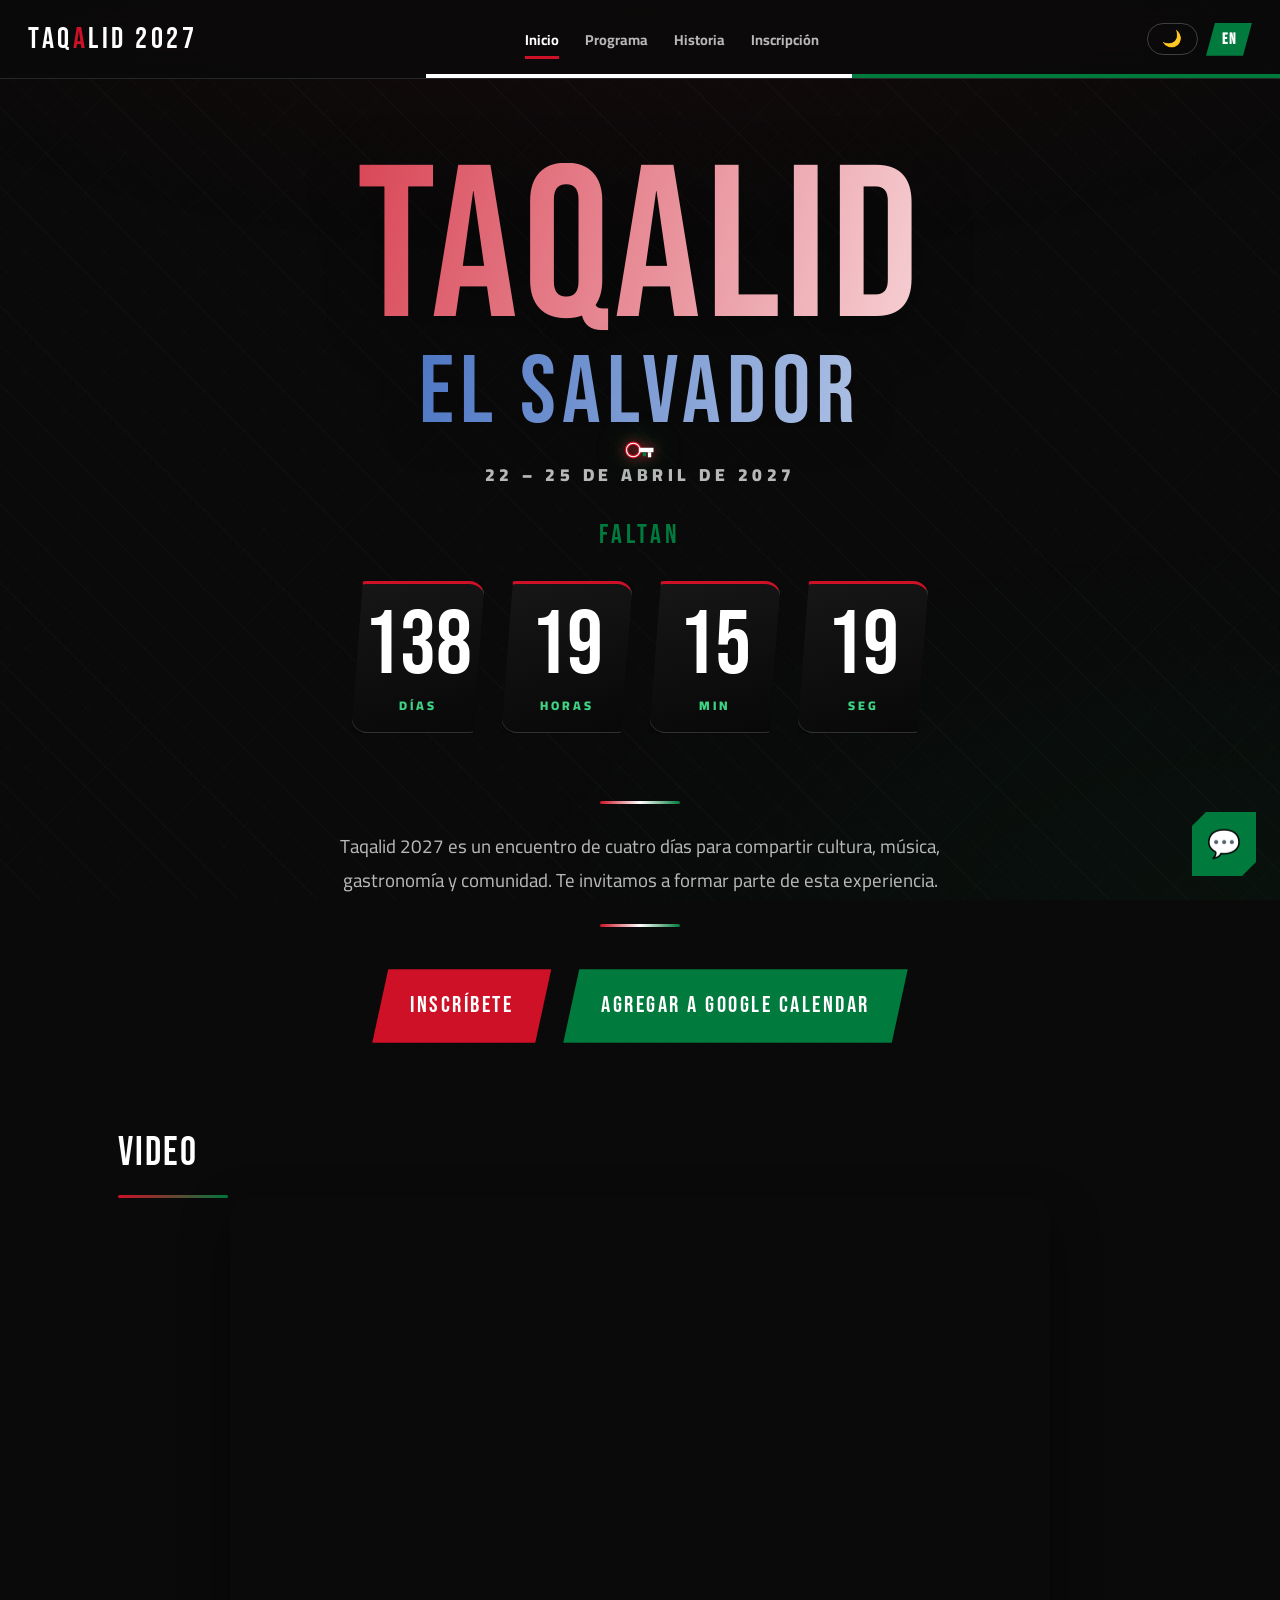
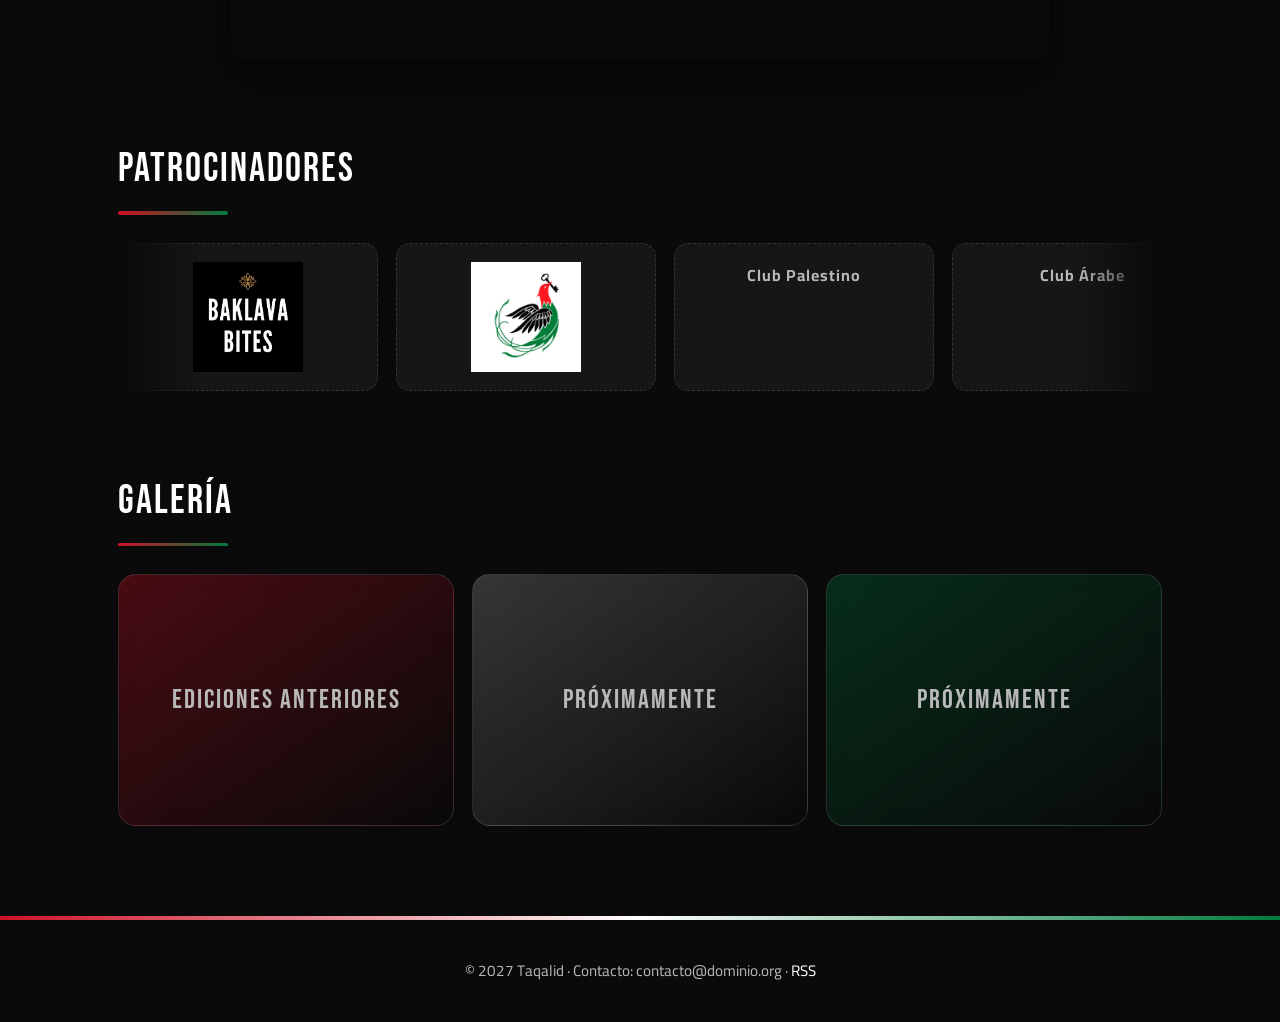
<file: index.html>
<!DOCTYPE html>
<html lang="es">
<head>
<meta charset="UTF-8">
<meta name="viewport" content="width=device-width, initial-scale=1.0, viewport-fit=cover">
<meta name="referrer" content="strict-origin-when-cross-origin">
<title>Taqalid 2027</title>
<meta name="description" content="Taqalid 2027 · 22 al 25 de abril de 2027. Cultura, música, gastronomía y comunidad.">
<meta property="og:type" content="website">
<meta property="og:title" content="Taqalid 2027">
<meta property="og:description" content="22 al 25 de abril de 2027. Cultura, música, gastronomía y comunidad.">
<meta property="og:url" content="https://CAMBIAR-TU-DOMINIO/">
<meta property="og:image" content="https://CAMBIAR-TU-DOMINIO/og-image.jpg">
<meta name="twitter:card" content="summary_large_image">
<link rel="alternate" type="application/rss+xml" title="Taqalid 2027 · Novedades" href="feed.xml">
<link rel="preconnect" href="https://fonts.googleapis.com">
<link rel="preconnect" href="https://fonts.gstatic.com" crossorigin>
<link href="https://fonts.googleapis.com/css2?family=Amiri:wght@700&family=Bebas+Neue&family=Cairo:wght@400;600;700;900&display=swap" rel="stylesheet">
<link rel="stylesheet" href="css/estilos.css">
</head>
<body>

<a class="skip" href="#main" data-i18n="skip">Saltar al contenido</a>

<header>
  <a class="logo" href="index.html">TAQ<span>A</span>LID 2027</a>
  <nav id="menu" aria-label="Principal">
    <a class="nav-btn activo" href="index.html" data-i18n="nInicio">Inicio</a>
    <a class="nav-btn" href="programa.html" data-i18n="nPrograma">Programa</a>
    <a class="nav-btn" href="historia.html" data-i18n="nHist">Historia</a>
    <a class="nav-btn" href="inscripcion.html" data-i18n="nIns">Inscripción</a>
  </nav>
  <button class="menu-btn" id="menu-btn" aria-label="Menú" aria-expanded="false">☰</button>
  <div class="tools">
    <button class="tool-btn sec" id="tema-btn" aria-label="Tema">🌙</button>
    <button class="tool-btn" id="lang-toggle">EN</button>
  </div>
</header>

<main id="main">
  <section class="page activo">
    <div class="hero">
      <h1>TAQALID</h1>
      <p class="el-salvador">EL SALVADOR</p>
      <p class="fechas" data-i18n="fechas">22 – 25 DE ABRIL DE 2027</p>
      <p class="faltan" data-i18n="faltan">Faltan</p>
      <div class="countdown" id="countdown" aria-live="polite">
        <div class="unidad"><b id="d">--</b><small data-i18n="dias">Días</small></div>
        <div class="unidad"><b id="h">--</b><small data-i18n="horas">Horas</small></div>
        <div class="unidad"><b id="m">--</b><small data-i18n="min">Min</small></div>
        <div class="unidad"><b id="s">--</b><small data-i18n="seg">Seg</small></div>
      </div>
      <div class="en-vivo" id="en-vivo" data-i18n="envivo">¡YA ESTAMOS EN VIVO!</div>
    </div>

    <p class="desc reveal" data-i18n="sobreTexto">Taqalid 2027 es un encuentro de cuatro días para compartir cultura, música, gastronomía y comunidad. Te invitamos a formar parte de esta experiencia.</p>

    <div class="acciones reveal">
      <a class="btn" href="inscripcion.html" data-i18n="btnIns">Inscríbete</a>
      <a class="btn verde" id="btn-gcal" target="_blank" rel="noopener noreferrer" data-i18n="btnCal">Agregar a Google Calendar</a>
    </div>

    <h2 class="seccion-titulo reveal" data-i18n="vidTitulo">Video</h2>
    <div class="video-wrap reveal">
      <iframe src="https://www.youtube.com/embed/7c8PN6nydgI" title="Video de Taqalid 2027" allow="accelerometer; autoplay; clipboard-write; encrypted-media; gyroscope; picture-in-picture" allowfullscreen></iframe>
    </div>

    <h2 class="seccion-titulo reveal" data-i18n="patTitulo">Patrocinadores</h2>
    <div class="carrusel reveal">
      <div class="carrusel-pista">
        <div class="patro"><img src="baklava.jpg" alt="Baklava"></div>
        <div class="patro"><img src="museo.jpg" alt="Museo"></div>
        <div class="patro">Club Palestino</div>
        <div class="patro">Club Árabe</div>
        <div class="patro" aria-hidden="true"><img src="baklava.jpg" alt=""></div>
        <div class="patro" aria-hidden="true"><img src="museo.jpg" alt=""></div>
        <div class="patro" aria-hidden="true">Club Palestino</div>
        <div class="patro" aria-hidden="true">Club Árabe</div>
      </div>
    </div>

    <h2 class="seccion-titulo reveal" data-i18n="galTitulo">Galería</h2>
    <div class="galeria reveal">
      <div class="foto" data-i18n="foto1">Ediciones anteriores</div>
      <div class="foto" data-i18n="foto2">Próximamente</div>
      <div class="foto" data-i18n="foto3">Próximamente</div>
    </div>
  </section>
</main>

<footer>
  <p>© 2027 Taqalid · <span data-i18n="contacto">Contacto</span>: contacto@dominio.org · <a href="feed.xml">RSS</a></p>
</footer>

<canvas id="trail"></canvas>
<div id="llave" aria-hidden="true">
  <svg viewBox="0 0 64 64" width="36" height="36">
    <circle cx="20" cy="32" r="12" fill="none" stroke="#CE1126" stroke-width="6"/>
    <circle cx="20" cy="32" r="12" fill="none" stroke="#FFFFFF" stroke-width="2"/>
    <rect x="30" y="28" width="26" height="8" fill="#FFFFFF"/>
    <rect x="46" y="36" width="6" height="9" fill="#FFFFFF"/>
    <rect x="37" y="36" width="6" height="7" fill="#007A3D"/>
  </svg>
</div>

<button id="chat-toggle" aria-label="Chat">💬</button>
<div id="chat-box" role="dialog" aria-label="Chatbot">
  <div id="chat-head" data-i18n="chatTitulo">Asistente Taqalid</div>
  <div id="chat-msgs"></div>
  <form id="chat-form">
    <input id="chat-input" type="text" maxlength="500" autocomplete="off" required placeholder="Escribe tu pregunta...">
    <button type="submit" id="chat-send">➤</button>
  </form>
</div>

<script src="js/comun.js"></script>
<script src="js/countdown.js"></script>
</body>
</html>
</file>
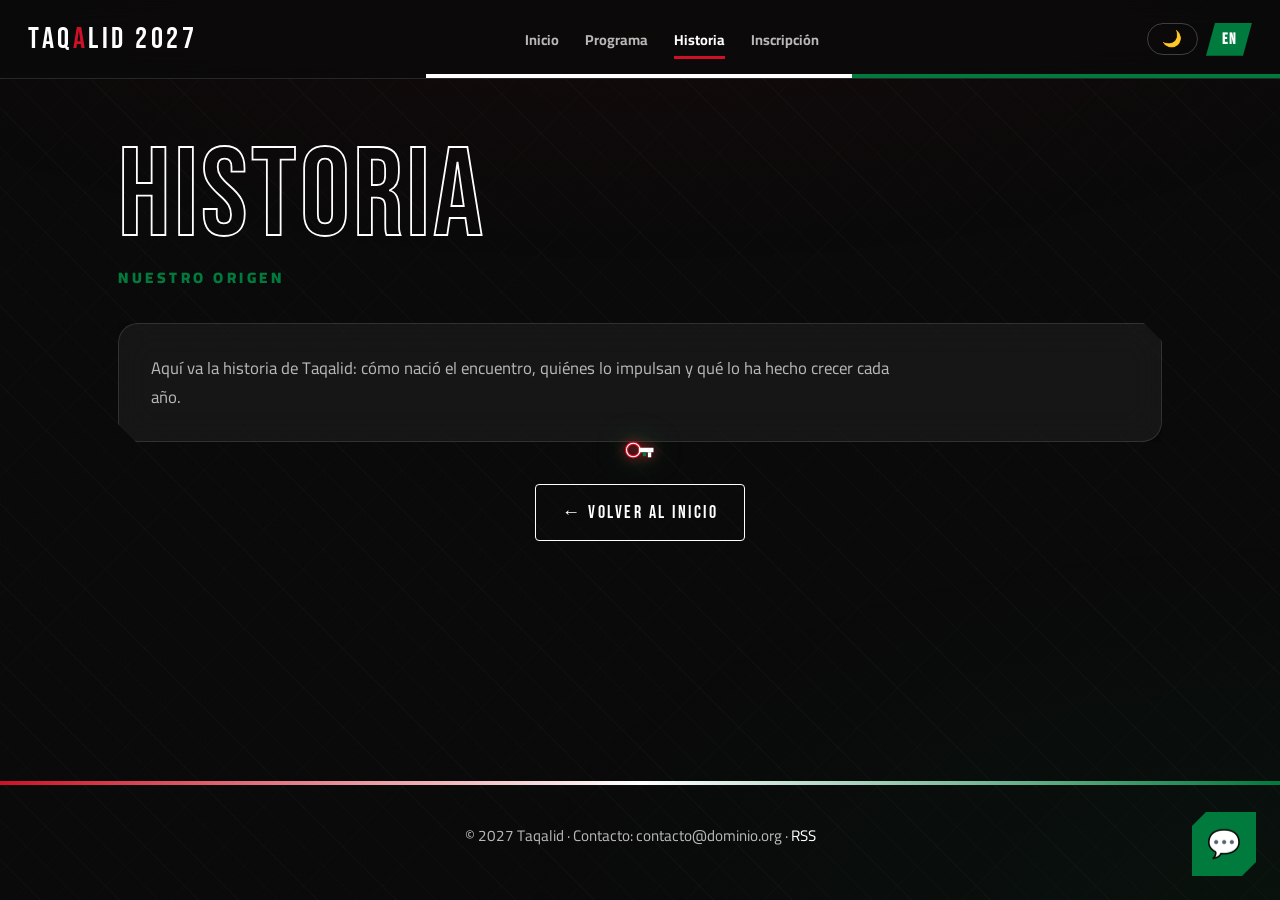
<file: historia.html>
<!DOCTYPE html>
<html lang="es">
<head>
<meta charset="UTF-8">
<meta name="viewport" content="width=device-width, initial-scale=1.0, viewport-fit=cover">
<meta name="referrer" content="strict-origin-when-cross-origin">
<title>Historia · Taqalid 2027</title>
<meta name="description" content="Historia de Taqalid, el origen del encuentro.">
<link rel="alternate" type="application/rss+xml" title="Taqalid 2027 · Novedades" href="feed.xml">
<link rel="preconnect" href="https://fonts.googleapis.com">
<link rel="preconnect" href="https://fonts.gstatic.com" crossorigin>
<link href="https://fonts.googleapis.com/css2?family=Amiri:wght@700&family=Bebas+Neue&family=Cairo:wght@400;600;700;900&display=swap" rel="stylesheet">
<link rel="stylesheet" href="css/estilos.css">
</head>
<body>

<a class="skip" href="#main" data-i18n="skip">Saltar al contenido</a>

<header>
  <a class="logo" href="index.html">TAQ<span>A</span>LID 2027</a>
  <nav id="menu" aria-label="Principal">
    <a class="nav-btn" href="index.html" data-i18n="nInicio">Inicio</a>
    <a class="nav-btn" href="programa.html" data-i18n="nPrograma">Programa</a>
    <a class="nav-btn activo" href="historia.html" data-i18n="nHist">Historia</a>
    <a class="nav-btn" href="inscripcion.html" data-i18n="nIns">Inscripción</a>
  </nav>
  <button class="menu-btn" id="menu-btn" aria-label="Menú" aria-expanded="false">☰</button>
  <div class="tools">
    <button class="tool-btn sec" id="tema-btn" aria-label="Tema">🌙</button>
    <button class="tool-btn" id="lang-toggle">EN</button>
  </div>
</header>

<main id="main">
  <section class="page activo">
    <h1 class="titulo-pagina" data-i18n="histTitulo">HISTORIA</h1>
    <p class="subtitulo" data-i18n="histSub">Nuestro origen</p>

    <div class="glass reveal historia">
      <p data-i18n="histTexto">Aquí va la historia de Taqalid: cómo nació el encuentro, quiénes lo impulsan y qué lo ha hecho crecer cada año.</p>
    </div>

    <div class="acciones"><a class="btn neg volver" href="index.html" data-i18n="volver">← Volver al inicio</a></div>
  </section>
</main>

<footer>
  <p>© 2027 Taqalid · <span data-i18n="contacto">Contacto</span>: contacto@dominio.org · <a href="feed.xml">RSS</a></p>
</footer>

<canvas id="trail"></canvas>
<div id="llave" aria-hidden="true">
  <svg viewBox="0 0 64 64" width="36" height="36">
    <circle cx="20" cy="32" r="12" fill="none" stroke="#CE1126" stroke-width="6"/>
    <circle cx="20" cy="32" r="12" fill="none" stroke="#FFFFFF" stroke-width="2"/>
    <rect x="30" y="28" width="26" height="8" fill="#FFFFFF"/>
    <rect x="46" y="36" width="6" height="9" fill="#FFFFFF"/>
    <rect x="37" y="36" width="6" height="7" fill="#007A3D"/>
  </svg>
</div>

<button id="chat-toggle" aria-label="Chat">💬</button>
<div id="chat-box" role="dialog" aria-label="Chatbot">
  <div id="chat-head" data-i18n="chatTitulo">Asistente Taqalid</div>
  <div id="chat-msgs"></div>
  <form id="chat-form">
    <input id="chat-input" type="text" maxlength="500" autocomplete="off" required placeholder="Escribe tu pregunta...">
    <button type="submit" id="chat-send">➤</button>
  </form>
</div>

<script src="js/comun.js"></script>
</body>
</html>
</file>
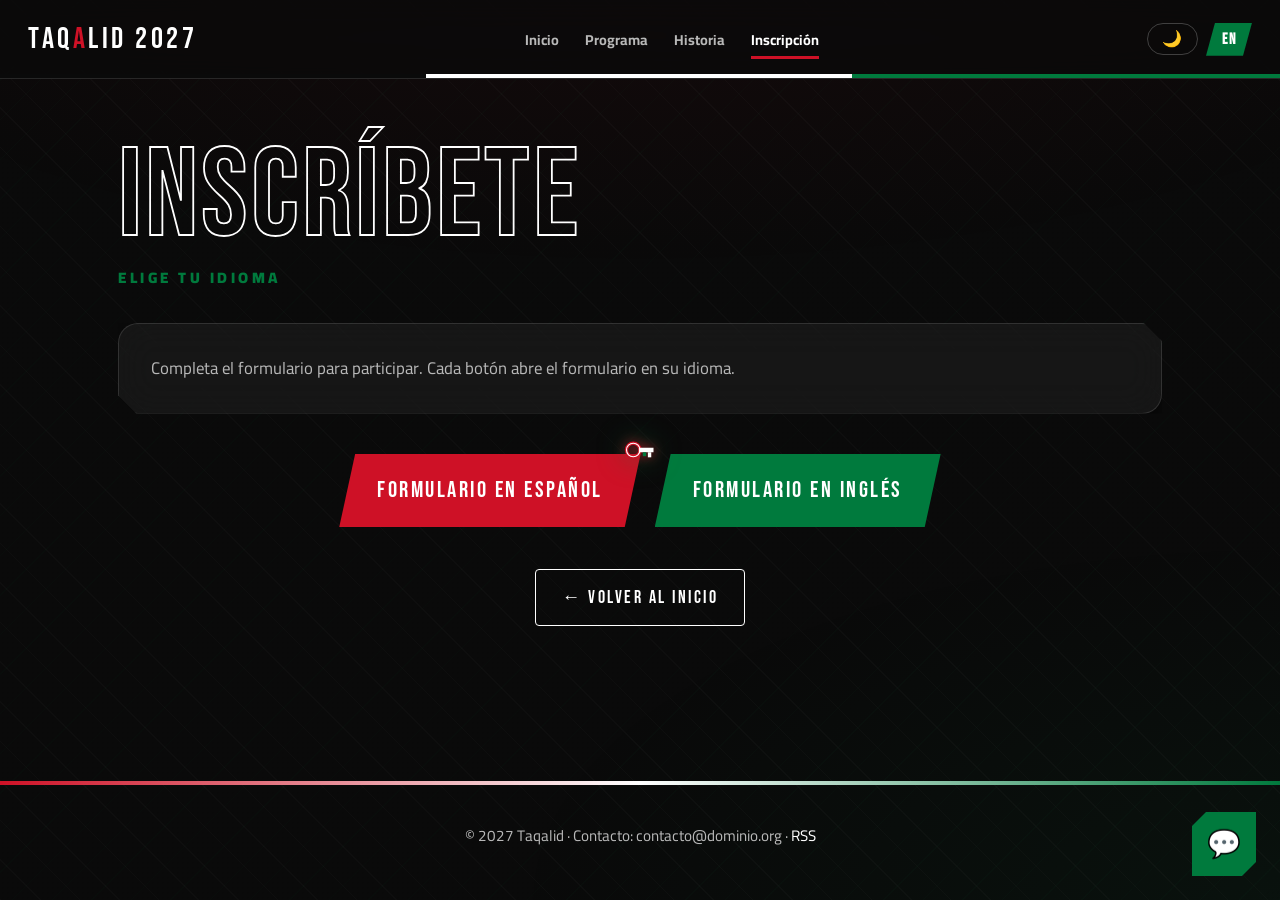
<file: inscripcion.html>
<!DOCTYPE html>
<html lang="es">
<head>
<meta charset="UTF-8">
<meta name="viewport" content="width=device-width, initial-scale=1.0, viewport-fit=cover">
<meta name="referrer" content="strict-origin-when-cross-origin">
<title>Inscríbete · Taqalid 2027</title>
<meta name="description" content="Inscríbete a Taqalid 2027.">
<link rel="alternate" type="application/rss+xml" title="Taqalid 2027 · Novedades" href="feed.xml">
<link rel="preconnect" href="https://fonts.googleapis.com">
<link rel="preconnect" href="https://fonts.gstatic.com" crossorigin>
<link href="https://fonts.googleapis.com/css2?family=Amiri:wght@700&family=Bebas+Neue&family=Cairo:wght@400;600;700;900&display=swap" rel="stylesheet">
<link rel="stylesheet" href="css/estilos.css">
</head>
<body>

<a class="skip" href="#main" data-i18n="skip">Saltar al contenido</a>

<header>
  <a class="logo" href="index.html">TAQ<span>A</span>LID 2027</a>
  <nav id="menu" aria-label="Principal">
    <a class="nav-btn" href="index.html" data-i18n="nInicio">Inicio</a>
    <a class="nav-btn" href="programa.html" data-i18n="nPrograma">Programa</a>
    <a class="nav-btn" href="historia.html" data-i18n="nHist">Historia</a>
    <a class="nav-btn activo" href="inscripcion.html" data-i18n="nIns">Inscripción</a>
  </nav>
  <button class="menu-btn" id="menu-btn" aria-label="Menú" aria-expanded="false">☰</button>
  <div class="tools">
    <button class="tool-btn sec" id="tema-btn" aria-label="Tema">🌙</button>
    <button class="tool-btn" id="lang-toggle">EN</button>
  </div>
</header>

<main id="main">
  <section class="page activo">
    <h1 class="titulo-pagina" data-i18n="insTitulo">INSCRÍBETE</h1>
    <p class="subtitulo" data-i18n="insSub">Elige tu idioma</p>

    <div class="glass">
      <p data-i18n="insTexto">Completa el formulario para participar. Cada botón abre el formulario en su idioma.</p>
    </div>

    <div style="margin-top:40px; display:flex; flex-wrap:wrap; gap:14px; justify-content:center;">
      <!-- CAMBIAR: URLs reales de los formularios -->
      <a class="btn" id="btn-form-es" href="https://example.com/formulario-es" target="_blank" rel="noopener noreferrer" data-i18n="btnEs">Formulario en Español</a>
      <a class="btn verde" id="btn-form-en" href="https://example.com/formulario-en" target="_blank" rel="noopener noreferrer" data-i18n="btnEn">Formulario en Inglés</a>
    </div>

    <div class="acciones"><a class="btn neg volver" href="index.html" data-i18n="volver">← Volver al inicio</a></div>
  </section>
</main>

<footer>
  <p>© 2027 Taqalid · <span data-i18n="contacto">Contacto</span>: contacto@dominio.org · <a href="feed.xml">RSS</a></p>
</footer>

<canvas id="trail"></canvas>
<div id="llave" aria-hidden="true">
  <svg viewBox="0 0 64 64" width="36" height="36">
    <circle cx="20" cy="32" r="12" fill="none" stroke="#CE1126" stroke-width="6"/>
    <circle cx="20" cy="32" r="12" fill="none" stroke="#FFFFFF" stroke-width="2"/>
    <rect x="30" y="28" width="26" height="8" fill="#FFFFFF"/>
    <rect x="46" y="36" width="6" height="9" fill="#FFFFFF"/>
    <rect x="37" y="36" width="6" height="7" fill="#007A3D"/>
  </svg>
</div>

<button id="chat-toggle" aria-label="Chat">💬</button>
<div id="chat-box" role="dialog" aria-label="Chatbot">
  <div id="chat-head" data-i18n="chatTitulo">Asistente Taqalid</div>
  <div id="chat-msgs"></div>
  <form id="chat-form">
    <input id="chat-input" type="text" maxlength="500" autocomplete="off" required placeholder="Escribe tu pregunta...">
    <button type="submit" id="chat-send">➤</button>
  </form>
</div>

<script src="js/comun.js"></script>
</body>
</html>
</file>
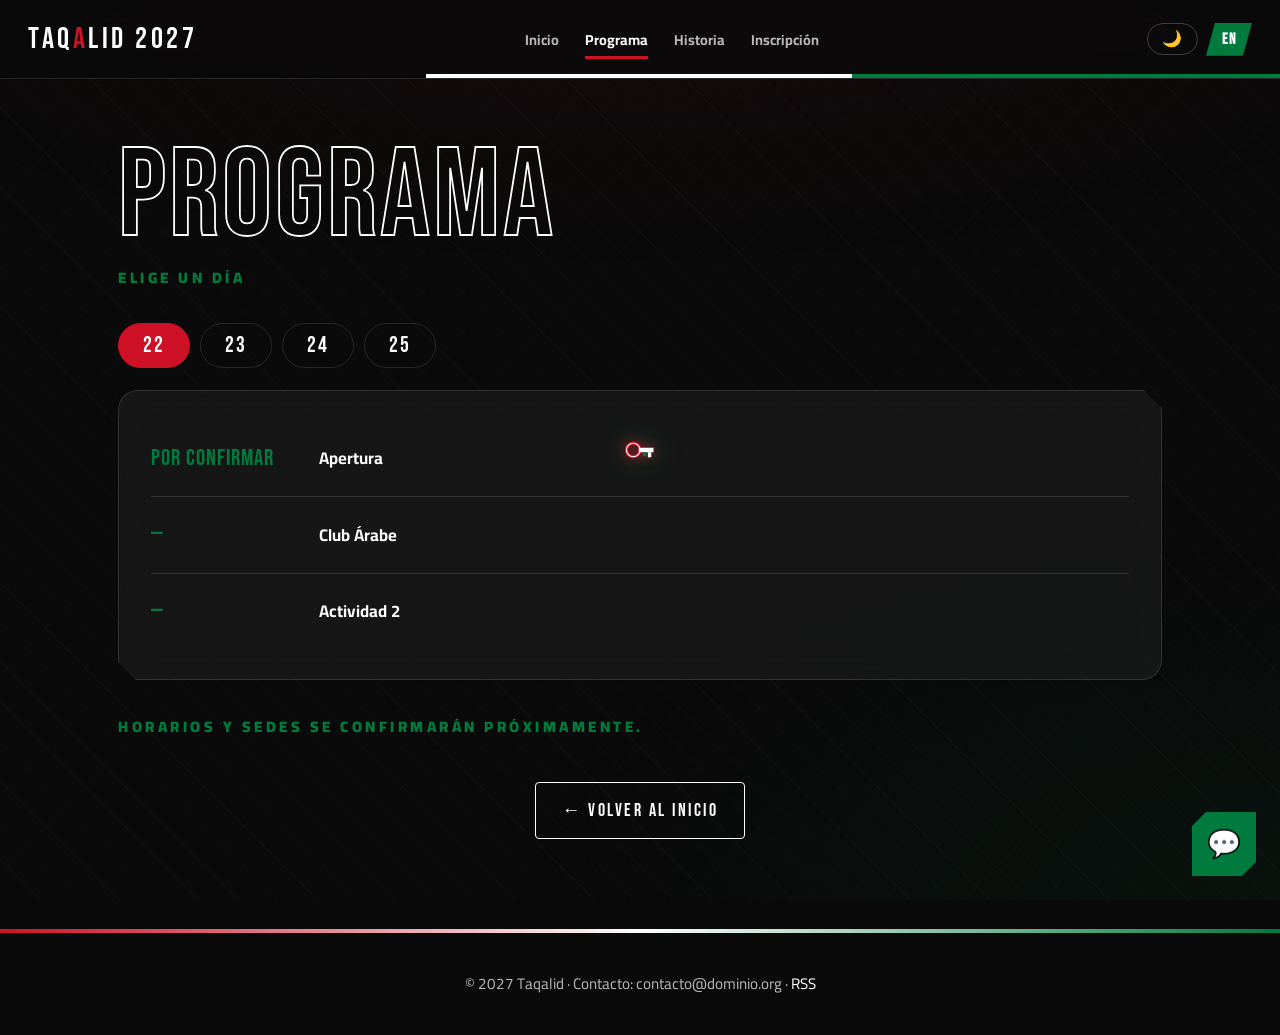
<file: programa.html>
<!DOCTYPE html>
<html lang="es">
<head>
<meta charset="UTF-8">
<meta name="viewport" content="width=device-width, initial-scale=1.0, viewport-fit=cover">
<meta name="referrer" content="strict-origin-when-cross-origin">
<title>Programa · Taqalid 2027</title>
<meta name="description" content="Programa de Taqalid 2027 · 22 al 25 de abril de 2027.">
<link rel="alternate" type="application/rss+xml" title="Taqalid 2027 · Novedades" href="feed.xml">
<link rel="preconnect" href="https://fonts.googleapis.com">
<link rel="preconnect" href="https://fonts.gstatic.com" crossorigin>
<link href="https://fonts.googleapis.com/css2?family=Amiri:wght@700&family=Bebas+Neue&family=Cairo:wght@400;600;700;900&display=swap" rel="stylesheet">
<link rel="stylesheet" href="css/estilos.css">
</head>
<body>

<a class="skip" href="#main" data-i18n="skip">Saltar al contenido</a>

<header>
  <a class="logo" href="index.html">TAQ<span>A</span>LID 2027</a>
  <nav id="menu" aria-label="Principal">
    <a class="nav-btn" href="index.html" data-i18n="nInicio">Inicio</a>
    <a class="nav-btn activo" href="programa.html" data-i18n="nPrograma">Programa</a>
    <a class="nav-btn" href="historia.html" data-i18n="nHist">Historia</a>
    <a class="nav-btn" href="inscripcion.html" data-i18n="nIns">Inscripción</a>
  </nav>
  <button class="menu-btn" id="menu-btn" aria-label="Menú" aria-expanded="false">☰</button>
  <div class="tools">
    <button class="tool-btn sec" id="tema-btn" aria-label="Tema">🌙</button>
    <button class="tool-btn" id="lang-toggle">EN</button>
  </div>
</header>

<main id="main">
  <section class="page activo">
    <h1 class="titulo-pagina" data-i18n="progTitulo">PROGRAMA</h1>
    <p class="subtitulo" data-i18n="progSub">Elige un día</p>

    <div class="tabs" role="tablist">
      <button class="tab activo" data-dia="22">22</button>
      <button class="tab" data-dia="23">23</button>
      <button class="tab" data-dia="24">24</button>
      <button class="tab" data-dia="25">25</button>
    </div>

    <div class="glass dia activo" id="dia-22">
      <div class="fila"><time data-i18n="hApertura">Por confirmar</time><span data-i18n="pApertura">Apertura</span></div>
      <div class="fila"><time>—</time><span data-i18n="pClub">Club Árabe</span></div>
      <div class="fila"><time>—</time><span data-i18n="pA2">Actividad 2</span></div>
    </div>
    <div class="glass dia" id="dia-23">
      <div class="fila"><time>—</time><span data-i18n="pClub">Club Árabe</span></div>
      <div class="fila"><time>—</time><span data-i18n="pA3">Actividad 3</span></div>
    </div>
    <div class="glass dia" id="dia-24">
      <div class="fila"><time>—</time><span data-i18n="pA2">Actividad 2</span></div>
      <div class="fila"><time>—</time><span data-i18n="pA3">Actividad 3</span></div>
    </div>
    <div class="glass dia" id="dia-25">
      <div class="fila"><time>—</time><span data-i18n="pClub">Club Árabe</span></div>
      <div class="fila"><time data-i18n="hCierre">Por confirmar</time><span data-i18n="pCierre">Cierre</span></div>
    </div>

    <p class="subtitulo" style="margin-top:34px" data-i18n="progNota">Horarios y sedes se confirmarán próximamente.</p>
    <div class="acciones"><a class="btn volver neg" href="index.html" data-i18n="volver">← Volver al inicio</a></div>
  </section>
</main>

<footer>
  <p>© 2027 Taqalid · <span data-i18n="contacto">Contacto</span>: contacto@dominio.org · <a href="feed.xml">RSS</a></p>
</footer>

<canvas id="trail"></canvas>
<div id="llave" aria-hidden="true">
  <svg viewBox="0 0 64 64" width="36" height="36">
    <circle cx="20" cy="32" r="12" fill="none" stroke="#CE1126" stroke-width="6"/>
    <circle cx="20" cy="32" r="12" fill="none" stroke="#FFFFFF" stroke-width="2"/>
    <rect x="30" y="28" width="26" height="8" fill="#FFFFFF"/>
    <rect x="46" y="36" width="6" height="9" fill="#FFFFFF"/>
    <rect x="37" y="36" width="6" height="7" fill="#007A3D"/>
  </svg>
</div>

<button id="chat-toggle" aria-label="Chat">💬</button>
<div id="chat-box" role="dialog" aria-label="Chatbot">
  <div id="chat-head" data-i18n="chatTitulo">Asistente Taqalid</div>
  <div id="chat-msgs"></div>
  <form id="chat-form">
    <input id="chat-input" type="text" maxlength="500" autocomplete="off" required placeholder="Escribe tu pregunta...">
    <button type="submit" id="chat-send">➤</button>
  </form>
</div>

<script src="js/comun.js"></script>
</body>
</html>
</file>
<file: css/estilos.css>
:root {
    --rojo: #CE1126;
    --rojo-soft: #e6394a;
    --negro: #0A0A0A;
    --blanco: #FFFFFF;
    --verde: #007A3D;
    --verde-soft: #00a854;
    --azul-sv: #0F47AF;
    --bg: #0A0A0A;
    --fg: #FFFFFF;
    --muted: #b8b8b8;
    --card: rgba(255, 255, 255, .05);
    --card-hover: rgba(255, 255, 255, .08);
    --borde: rgba(255, 255, 255, .12);
    --borde-strong: rgba(255, 255, 255, .22);
    --shadow: 0 20px 50px rgba(0, 0, 0, .45);
    --display: "Bebas Neue", Impact, "Arial Narrow", sans-serif;
    --texto: "Cairo", system-ui, -apple-system, "Segoe UI", Roboto, sans-serif;
    --radius: 20px;
    --ease: cubic-bezier(.22, .7, .25, 1);
}

:root[data-theme="light"] {
    --bg: #F6F3EC;
    --fg: #111111;
    --muted: #4a4a4a;
    --card: rgba(255, 255, 255, .7);
    --card-hover: rgba(255, 255, 255, .9);
    --borde: rgba(0, 0, 0, .1);
    --borde-strong: rgba(0, 0, 0, .18);
    --shadow: 0 20px 50px rgba(0, 0, 0, .12);
}

@media (prefers-color-scheme: light) {
    :root:not([data-theme="dark"]) {
        --bg: #F6F3EC;
        --fg: #111111;
        --muted: #4a4a4a;
        --card: rgba(255, 255, 255, .7);
        --card-hover: rgba(255, 255, 255, .9);
        --borde: rgba(0, 0, 0, .1);
        --borde-strong: rgba(0, 0, 0, .18);
        --shadow: 0 20px 50px rgba(0, 0, 0, .12);
    }
}

* {
    box-sizing: border-box;
    margin: 0;
    padding: 0;
}

html {
    scroll-behavior: smooth;
}

body {
    font-family: var(--texto);
    background: var(--bg);
    color: var(--fg);
    line-height: 1.7;
    min-height: 100vh;
    overflow-x: hidden;
    transition: background .45s var(--ease), color .45s var(--ease);
}

/* Textura sutil */
body::before {
    content: "";
    position: fixed;
    inset: 0;
    pointer-events: none;
    z-index: 0;
    background-image:
        radial-gradient(ellipse 80% 50% at 50% -20%, rgba(206, 17, 38, .08), transparent),
        radial-gradient(ellipse 60% 40% at 100% 100%, rgba(0, 122, 61, .07), transparent),
        repeating-linear-gradient(45deg, rgba(128, 128, 128, .04) 0 1px, transparent 1px 28px),
        repeating-linear-gradient(-45deg, rgba(0, 122, 61, .03) 0 1px, transparent 1px 28px);
}

body::after {
    content: "";
    position: fixed;
    inset: -50%;
    pointer-events: none;
    z-index: 0;
    opacity: .035;
    background-image: radial-gradient(#000 1px, transparent 1px);
    background-size: 5px 5px;
    animation: grano 12s steps(12) infinite;
}

@keyframes grano {
    0% {
        transform: translate(0, 0);
    }

    50% {
        transform: translate(-2.5%, 1.5%);
    }

    100% {
        transform: translate(1.5%, -2.5%);
    }
}

main,
header,
footer {
    position: relative;
    z-index: 1;
}

.skip {
    position: absolute;
    left: -9999px;
    top: 0;
    background: var(--rojo);
    color: #fff;
    padding: 12px 18px;
    z-index: 100;
    border-radius: 0 0 8px 0;
    font-weight: 700;
}

.skip:focus {
    left: 12px;
    top: 12px;
}

/* ── HEADER ── */
header {
    position: sticky;
    top: 0;
    z-index: 50;
    display: flex;
    flex-wrap: wrap;
    justify-content: space-between;
    align-items: center;
    gap: 12px;
    padding: 14px 28px;
    background: color-mix(in srgb, var(--bg) 82%, transparent);
    backdrop-filter: blur(16px) saturate(180%);
    -webkit-backdrop-filter: blur(16px) saturate(180%);
    border-bottom: 1px solid var(--borde);
}

header::after {
    content: "";
    position: absolute;
    left: 0;
    right: 0;
    bottom: 0;
    height: 4px;
    background: linear-gradient(90deg, var(--negro) 0 33.3%, var(--blanco) 33.3% 66.6%, var(--verde) 66.6%);
}

.logo {
    font-family: var(--display);
    font-size: 1.85rem;
    letter-spacing: 3.5px;
    color: inherit;
    text-decoration: none;
    cursor: pointer;
    transition: transform .3s var(--ease);
}

.logo:hover {
    transform: scale(1.03);
}

.logo span {
    color: var(--rojo);
}

nav {
    display: flex;
    flex-wrap: wrap;
    gap: 2px;
}

.nav-btn {
    background: none;
    border: 0;
    color: var(--muted);
    font: 700 .9rem var(--texto);
    text-decoration: none;
    padding: 9px 12px;
    cursor: pointer;
    position: relative;
    transition: color .25s;
}

.nav-btn::after {
    content: "";
    position: absolute;
    left: 12px;
    right: 12px;
    bottom: 3px;
    height: 2.5px;
    background: var(--rojo);
    transform: scaleX(0);
    transform-origin: center;
    transition: transform .35s var(--ease);
}

.nav-btn:hover,
.nav-btn.activo {
    color: var(--fg);
}

.nav-btn.activo::after,
.nav-btn:hover::after {
    transform: scaleX(1);
}

.tools {
    display: flex;
    gap: 8px;
    align-items: center;
}

.tool-btn {
    font: 900 .95rem var(--display);
    letter-spacing: 1.5px;
    background: var(--verde);
    color: #fff;
    border: 0;
    padding: 7px 16px;
    cursor: pointer;
    clip-path: polygon(9px 0, 100% 0, calc(100% - 9px) 100%, 0 100%);
    transition: transform .25s, filter .25s;
}

.tool-btn:hover {
    transform: translateY(-2px);
    filter: brightness(1.1);
}

.tool-btn.sec {
    background: transparent;
    color: var(--fg);
    border: 1.5px solid var(--borde-strong);
    clip-path: none;
    border-radius: 999px;
    padding: 5px 14px;
    font-size: 1rem;
}

/* ── PÁGINAS ── */
.page {
    display: none;
    min-height: 78vh;
    padding: 64px 28px 90px;
    max-width: 1100px;
    margin: 0 auto;
}

.page.activo {
    display: block;
    animation: entra .75s var(--ease);
}

@keyframes entra {
    from {
        opacity: 0;
        transform: translateY(28px);
    }

    to {
        opacity: 1;
        transform: none;
    }
}

.reveal {
    opacity: 0;
    transform: translateY(36px);
    transition: opacity .9s var(--ease), transform .9s var(--ease);
}

.reveal.visible {
    opacity: 1;
    transform: none;
}

/* ── HERO ── */
.hero {
    text-align: center;
    padding: 20px 0 8px;
}

.hero h1 {
    font-family: var(--display);
    font-weight: 400;
    font-size: clamp(4.8rem, 20vw, 13.5rem);
    line-height: .82;
    letter-spacing: 5px;
    background: linear-gradient(105deg, var(--rojo) 0%, var(--fg) 45%, var(--verde) 100%);
    background-size: 220% auto;
    -webkit-background-clip: text;
    background-clip: text;
    color: transparent;
    filter: drop-shadow(0 10px 28px rgba(0, 0, 0, .4));
    animation: brillo 7s ease-in-out infinite;
}

.el-salvador {
    font-family: var(--display);
    font-weight: 400;
    font-size: clamp(2.6rem, 9vw, 6rem);
    line-height: 1;
    letter-spacing: 6px;
    margin-top: 6px;
    background: linear-gradient(105deg, var(--azul-sv) 0%, #FFFFFF 50%, var(--azul-sv) 100%);
    background-size: 220% auto;
    -webkit-background-clip: text;
    background-clip: text;
    color: transparent;
    filter: drop-shadow(0 8px 20px rgba(0, 0, 0, .35));
    animation: brillo 7s ease-in-out infinite;
}

@keyframes brillo {

    0%,
    100% {
        background-position: 0% center;
    }

    50% {
        background-position: 100% center;
    }
}

.fechas {
    font-weight: 900;
    font-size: 1.1rem;
    letter-spacing: 4.5px;
    margin: 18px 0 22px;
    color: var(--muted);
}

.faltan {
    font-family: var(--display);
    font-size: 1.7rem;
    letter-spacing: 4px;
    color: var(--verde);
}

.countdown {
    display: flex;
    justify-content: center;
    flex-wrap: wrap;
    gap: 16px;
    margin: 22px auto 0;
}

.unidad {
    position: relative;
    min-width: 132px;
    padding: 18px 12px 14px;
    color: #fff;
    background: linear-gradient(165deg, rgba(25, 25, 25, .9), rgba(8, 8, 8, .95));
    border: 1px solid var(--borde);
    border-top: 3px solid var(--rojo);
    border-radius: 16px;
    backdrop-filter: blur(12px);
    -webkit-backdrop-filter: blur(12px);
    clip-path: polygon(12px 0, 100% 0, calc(100% - 12px) 100%, 0 100%);
    box-shadow: 0 12px 30px rgba(0, 0, 0, .35);
    transition: transform .4s var(--ease), box-shadow .4s;
}

.unidad:hover {
    transform: translateY(-5px);
    box-shadow: 0 18px 40px rgba(206, 17, 38, .25);
}

.unidad b {
    display: block;
    font-family: var(--display);
    font-weight: 400;
    font-size: clamp(3.2rem, 8.5vw, 5.6rem);
    line-height: 1;
    font-variant-numeric: tabular-nums;
}

.unidad b.flip {
    animation: flip .55s var(--ease);
}

@keyframes flip {
    0% {
        transform: rotateX(90deg);
        opacity: 0;
    }

    100% {
        transform: rotateX(0);
        opacity: 1;
    }
}

.unidad small {
    font-weight: 900;
    letter-spacing: 3px;
    color: #3fd283;
    font-size: .78rem;
    text-transform: uppercase;
}

.en-vivo {
    display: none;
    font-family: var(--display);
    font-size: 2.8rem;
    color: var(--verde);
    margin-top: 24px;
    letter-spacing: 3px;
}

.desc {
    max-width: 640px;
    margin: 60px auto 0;
    text-align: center;
    font-size: 1.18rem;
    color: var(--muted);
    line-height: 1.8;
}

.desc::before,
.desc::after {
    content: "";
    display: block;
    height: 3px;
    width: 80px;
    margin: 0 auto;
    background: linear-gradient(90deg, var(--rojo), var(--fg), var(--verde));
    border-radius: 2px;
}

.desc::before {
    margin-bottom: 26px;
}

.desc::after {
    margin-top: 26px;
}

.acciones {
    text-align: center;
    margin-top: 42px;
    display: flex;
    flex-wrap: wrap;
    justify-content: center;
    gap: 12px;
}

/* ── VIDEO ── */
.video-wrap {
    max-width: 820px;
    margin: 0 auto;
}

.video-wrap iframe {
    display: block;
    width: 100%;
    aspect-ratio: 16 / 9;
    border: 0;
    border-radius: 18px;
    box-shadow: var(--shadow);
}

/* ── TÍTULOS DE PÁGINA ── */
.titulo-pagina {
    font-family: var(--display);
    font-weight: 400;
    font-size: clamp(3.8rem, 11vw, 7.8rem);
    line-height: .88;
    letter-spacing: 3px;
    color: transparent;
    -webkit-text-stroke: 1.8px var(--fg);
    transition: color .5s, -webkit-text-stroke .5s;
}

.page:hover .titulo-pagina {
    color: var(--rojo);
    -webkit-text-stroke: 1.8px var(--rojo);
}

.subtitulo {
    font-weight: 900;
    letter-spacing: 3.5px;
    text-transform: uppercase;
    color: var(--verde);
    margin: 12px 0 32px;
    font-size: .95rem;
}

/* ── GLASS CARDS ── */
.glass {
    background: var(--card);
    border: 1px solid var(--borde);
    backdrop-filter: blur(18px) saturate(160%);
    -webkit-backdrop-filter: blur(18px) saturate(160%);
    border-radius: var(--radius);
    padding: 30px 32px;
    margin-top: 22px;
    box-shadow: var(--shadow);
    transition: transform .45s var(--ease), box-shadow .45s, background .3s;
    clip-path: polygon(0 0, calc(100% - 18px) 0, 100% 18px, 100% 100%, 18px 100%, 0 calc(100% - 18px));
}

.glass:hover {
    transform: translateY(-6px);
    box-shadow: 0 28px 60px rgba(206, 17, 38, .22);
    background: var(--card-hover);
}

.glass h3 {
    font-family: var(--display);
    font-weight: 400;
    font-size: 1.9rem;
    letter-spacing: 2px;
    margin-bottom: 10px;
}

.glass p {
    color: var(--muted);
    font-size: 1.05rem;
    max-width: 720px;
}

.glass ul {
    margin-top: 12px;
    list-style: none;
}

.glass li {
    padding: 7px 0 7px 30px;
    position: relative;
    color: var(--muted);
}

.glass li::before {
    content: "";
    position: absolute;
    left: 0;
    top: 15px;
    width: 11px;
    height: 11px;
    background: var(--rojo);
    transform: rotate(45deg);
}

.glass li:nth-child(3n+2)::before {
    background: var(--fg);
}

.glass li:nth-child(3n)::before {
    background: var(--verde);
}

.glass .meta {
    font-size: .82rem;
    font-weight: 900;
    letter-spacing: 2.5px;
    color: var(--verde);
    text-transform: uppercase;
    margin-bottom: 6px;
}

/* ── BOTONES ── */
.btn {
    display: inline-flex;
    align-items: center;
    justify-content: center;
    position: relative;
    overflow: hidden;
    padding: 17px 38px;
    font-family: var(--display);
    font-size: 1.45rem;
    letter-spacing: 2.5px;
    text-decoration: none;
    border: 0;
    cursor: pointer;
    color: #fff;
    background: var(--rojo);
    clip-path: polygon(16px 0, 100% 0, calc(100% - 16px) 100%, 0 100%);
    transition: transform .3s var(--ease), filter .3s;
}

.btn.verde {
    background: var(--verde);
}

.btn.neg {
    background: transparent;
    border: 1.8px solid var(--fg);
    color: var(--fg);
    clip-path: none;
    border-radius: 4px;
}

.btn.wa {
    background: #25D366;
    color: #0A0A0A;
}

.btn::before {
    content: "";
    position: absolute;
    inset: 0;
    z-index: -1;
    background: repeating-linear-gradient(90deg, rgba(255, 255, 255, .15) 0 2px, transparent 2px 11px);
    transform: translateX(-105%);
    transition: transform .55s var(--ease);
}

.btn:hover {
    transform: translate(-3px, -3px);
    filter: drop-shadow(7px 7px 0 var(--verde));
}

.btn:hover::before {
    transform: translateX(0);
}

.btn.volver {
    font-size: 1.15rem;
    padding: 12px 26px;
}

/* ── TABS PROGRAMA ── */
.tabs {
    display: flex;
    flex-wrap: wrap;
    gap: 10px;
    margin-bottom: 14px;
}

.tab {
    font-family: var(--display);
    font-size: 1.35rem;
    letter-spacing: 2px;
    padding: 9px 24px;
    cursor: pointer;
    background: transparent;
    color: var(--fg);
    border: 1.5px solid var(--borde);
    border-radius: 999px;
    transition: all .3s var(--ease);
}

.tab:hover {
    border-color: var(--rojo);
    color: var(--rojo);
}

.tab.activo {
    background: var(--rojo);
    border-color: var(--rojo);
    color: #fff;
}

.dia {
    display: none;
}

.dia.activo {
    display: block;
    animation: entra .5s var(--ease);
}

.fila {
    display: grid;
    grid-template-columns: 150px 1fr;
    gap: 18px;
    align-items: center;
    padding: 18px 0;
    border-bottom: 1px solid var(--borde);
}

.fila:last-child {
    border-bottom: 0;
}

.fila time {
    font-family: var(--display);
    font-size: 1.45rem;
    letter-spacing: 1px;
    color: var(--verde);
}

.fila span {
    font-weight: 700;
    font-size: 1.05rem;
}

/* ── HISTORIA ── */
.historia p {
    max-width: 760px;
}

/* ── GALERÍA ── */
.galeria {
    display: grid;
    grid-template-columns: repeat(auto-fit, minmax(210px, 1fr));
    gap: 18px;
    margin-top: 28px;
}

.foto {
    aspect-ratio: 4 / 3;
    border-radius: 18px;
    border: 1px solid var(--borde);
    background: var(--card);
    display: flex;
    align-items: center;
    justify-content: center;
    font-family: var(--display);
    font-size: 1.7rem;
    letter-spacing: 2px;
    color: var(--muted);
    backdrop-filter: blur(12px);
    transition: transform .45s var(--ease);
}

.foto:nth-child(1) {
    background: linear-gradient(145deg, rgba(206, 17, 38, .32), transparent);
}

.foto:nth-child(2) {
    background: linear-gradient(145deg, rgba(255, 255, 255, .18), transparent);
}

.foto:nth-child(3) {
    background: linear-gradient(145deg, rgba(0, 122, 61, .32), transparent);
}

.foto:hover {
    transform: scale(1.04) rotate(-1.2deg);
}

.seccion-titulo {
    font-family: var(--display);
    font-weight: 400;
    font-size: 2.5rem;
    letter-spacing: 2px;
    margin: 76px 0 0;
}

.seccion-titulo::after {
    content: "";
    display: block;
    width: 110px;
    height: 3.5px;
    margin-top: 8px;
    background: linear-gradient(90deg, var(--rojo), var(--verde));
    border-radius: 2px;
}

/* ── PATROCINADORES (CARRUSEL) ── */
.carrusel {
    overflow: hidden;
    margin-top: 28px;
    -webkit-mask-image: linear-gradient(90deg, transparent, #000 8%, #000 92%, transparent);
    mask-image: linear-gradient(90deg, transparent, #000 8%, #000 92%, transparent);
}

.carrusel-pista {
    display: flex;
    width: max-content;
    animation: carrusel 10s linear infinite;
}

.carrusel:hover .carrusel-pista {
    animation-play-state: paused;
}

.patro {
    flex: 0 0 auto;
    min-width: 260px;
    margin-right: 18px;
    padding: 18px 28px;
    border: 1.5px dashed var(--borde);
    border-radius: 14px;
    color: var(--muted);
    font-weight: 700;
    letter-spacing: 1px;
    text-align: center;
    background: var(--card);
}

.patro img {
    max-height: 110px;
    max-width: 260px;
    display: block;
    margin: 0 auto;
}

@keyframes carrusel {
    from {
        transform: translateX(0);
    }

    to {
        transform: translateX(-50%);
    }
}

/* ── FOOTER ── */
footer {
    text-align: center;
    padding: 38px 24px;
    color: var(--muted);
    border-top: 4px solid;
    border-image: linear-gradient(90deg, var(--rojo), var(--fg), var(--verde)) 1;
    font-size: .95rem;
}

footer a {
    color: var(--fg);
    text-decoration: none;
}

footer a:hover {
    color: var(--rojo);
}

/* ── ÁRABE ── */
html[lang="ar"] .titulo-pagina,
html[lang="ar"] .faltan,
html[lang="ar"] .en-vivo,
html[lang="ar"] .seccion-titulo,
html[lang="ar"] .glass h3,
html[lang="ar"] .tab,
html[lang="ar"] .unidad small,
html[lang="ar"] .btn,
html[lang="ar"] #chat-head {
    font-family: "Cairo", "Amiri", sans-serif;
    letter-spacing: 0;
}

html[lang="ar"] body {
    font-family: "Cairo", sans-serif;
}

/* ── ONDA TÁCTIL ── */
.onda {
    position: fixed;
    width: 22px;
    height: 22px;
    margin: -11px 0 0 -11px;
    border-radius: 50%;
    border: 3px solid;
    pointer-events: none;
    z-index: 9998;
    animation: onda .7s ease-out forwards;
}

@keyframes onda {
    to {
        transform: scale(6.5);
        opacity: 0;
    }
}

/* ── MENÚ MÓVIL ── */
.menu-btn {
    display: none;
    order: 3;
    background: none;
    border: 1.8px solid var(--fg);
    color: var(--fg);
    font-size: 1.25rem;
    width: 46px;
    height: 42px;
    border-radius: 10px;
    cursor: pointer;
    transition: background .25s;
}

.menu-btn:hover {
    background: rgba(255, 255, 255, .08);
}

@media (max-width: 900px) {
    .menu-btn {
        display: block;
    }

    .tools {
        order: 2;
        margin-left: auto;
    }

    nav {
        display: none;
        position: absolute;
        top: 100%;
        left: 0;
        right: 0;
        flex-direction: column;
        gap: 0;
        background: var(--bg);
        border-bottom: 3px solid var(--rojo);
        padding: 8px 20px 20px;
        box-shadow: 0 20px 40px rgba(0, 0, 0, .4);
    }

    nav.abierto {
        display: flex;
    }

    nav .nav-btn {
        text-align: left;
        font-size: 1.08rem;
        padding: 15px 8px;
        border-bottom: 1px solid var(--borde);
    }

    nav .nav-btn::after {
        display: none;
    }

    nav .nav-btn.activo {
        color: var(--rojo);
    }
}

/* ── CURSOR & TRAIL ── */
#trail {
    position: fixed;
    inset: 0;
    width: 100%;
    height: 100%;
    pointer-events: none;
    z-index: 5;
}

#llave {
    position: fixed;
    top: 0;
    left: 0;
    width: 36px;
    height: 36px;
    pointer-events: none;
    z-index: 9999;
    display: none;
    filter: drop-shadow(0 0 6px rgba(206, 17, 38, .85)) drop-shadow(0 0 12px rgba(0, 122, 61, .55));
}

#llave.girar {
    animation: girar .65s ease-in-out;
}

@keyframes girar {
    to {
        rotate: 360deg;
    }
}

@media (pointer: fine) {
    #llave {
        display: block;
    }

    body,
    a,
    button,
    .page,
    .glass,
    .unidad,
    .foto {
        cursor: none;
    }
}

@media (prefers-reduced-motion: reduce) {

    *,
    *::before,
    *::after {
        animation: none !important;
        transition: none !important;
    }

    .reveal {
        opacity: 1;
        transform: none;
    }

    #trail,
    #llave {
        display: none !important;
    }
}

/* ── CHAT ── */
#chat-toggle {
    position: fixed;
    bottom: 24px;
    right: 24px;
    z-index: 40;
    width: 64px;
    height: 64px;
    border: 0;
    background: var(--verde);
    color: #fff;
    font-size: 1.7rem;
    cursor: pointer;
    clip-path: polygon(14px 0, 100% 0, 100% calc(100% - 14px), calc(100% - 14px) 100%, 0 100%, 0 14px);
    box-shadow: 0 8px 24px rgba(0, 0, 0, .5);
    transition: transform .3s, filter .3s;
}

#chat-toggle:hover {
    transform: scale(1.08);
    filter: brightness(1.1);
}

#chat-box {
    position: fixed;
    bottom: 104px;
    right: 24px;
    z-index: 40;
    width: min(370px, calc(100vw - 48px));
    height: 500px;
    display: none;
    flex-direction: column;
    background: #141414;
    color: #fff;
    border: 2px solid var(--verde);
    border-radius: 16px;
    box-shadow: 0 16px 48px rgba(0, 0, 0, .65);
    overflow: hidden;
}

#chat-box.open {
    display: flex;
    animation: entra .4s var(--ease);
}

#chat-head {
    background: var(--rojo);
    padding: 14px 18px;
    font-family: var(--display);
    font-size: 1.35rem;
    letter-spacing: 2px;
}

#chat-msgs {
    flex: 1;
    overflow-y: auto;
    padding: 14px;
    display: flex;
    flex-direction: column;
    gap: 12px;
}

.msg {
    max-width: 84%;
    padding: 10px 14px;
    font-size: .95rem;
    white-space: pre-wrap;
    border-radius: 12px;
    line-height: 1.5;
}

.msg.bot {
    background: #252525;
    align-self: flex-start;
    border-left: 3px solid var(--rojo);
    border-radius: 4px 12px 12px 12px;
}

.msg.user {
    background: var(--verde);
    align-self: flex-end;
    border-radius: 12px 4px 12px 12px;
}

#chat-form {
    display: flex;
    border-top: 1px solid #333;
}

#chat-input {
    flex: 1;
    background: #111;
    color: #fff;
    border: 0;
    padding: 14px 16px;
    font: 1rem var(--texto);
    outline: none;
}

#chat-form button {
    background: var(--rojo);
    color: #fff;
    border: 0;
    padding: 0 20px;
    font-weight: 900;
    cursor: pointer;
    transition: background .25s;
}

#chat-form button:hover {
    background: var(--rojo-soft);
}

#chat-form button:disabled {
    opacity: .45;
}

@media (max-width: 640px) {
    header {
        padding: 12px 16px;
    }

    .logo {
        font-size: 1.4rem;
    }

    .unidad {
        min-width: 92px;
        padding: 14px 8px 12px;
    }

    .glass {
        padding: 24px;
    }

    .fila {
        grid-template-columns: 1fr;
        gap: 4px;
    }

    .page {
        padding: 48px 18px 80px;
    }
}
</file>
